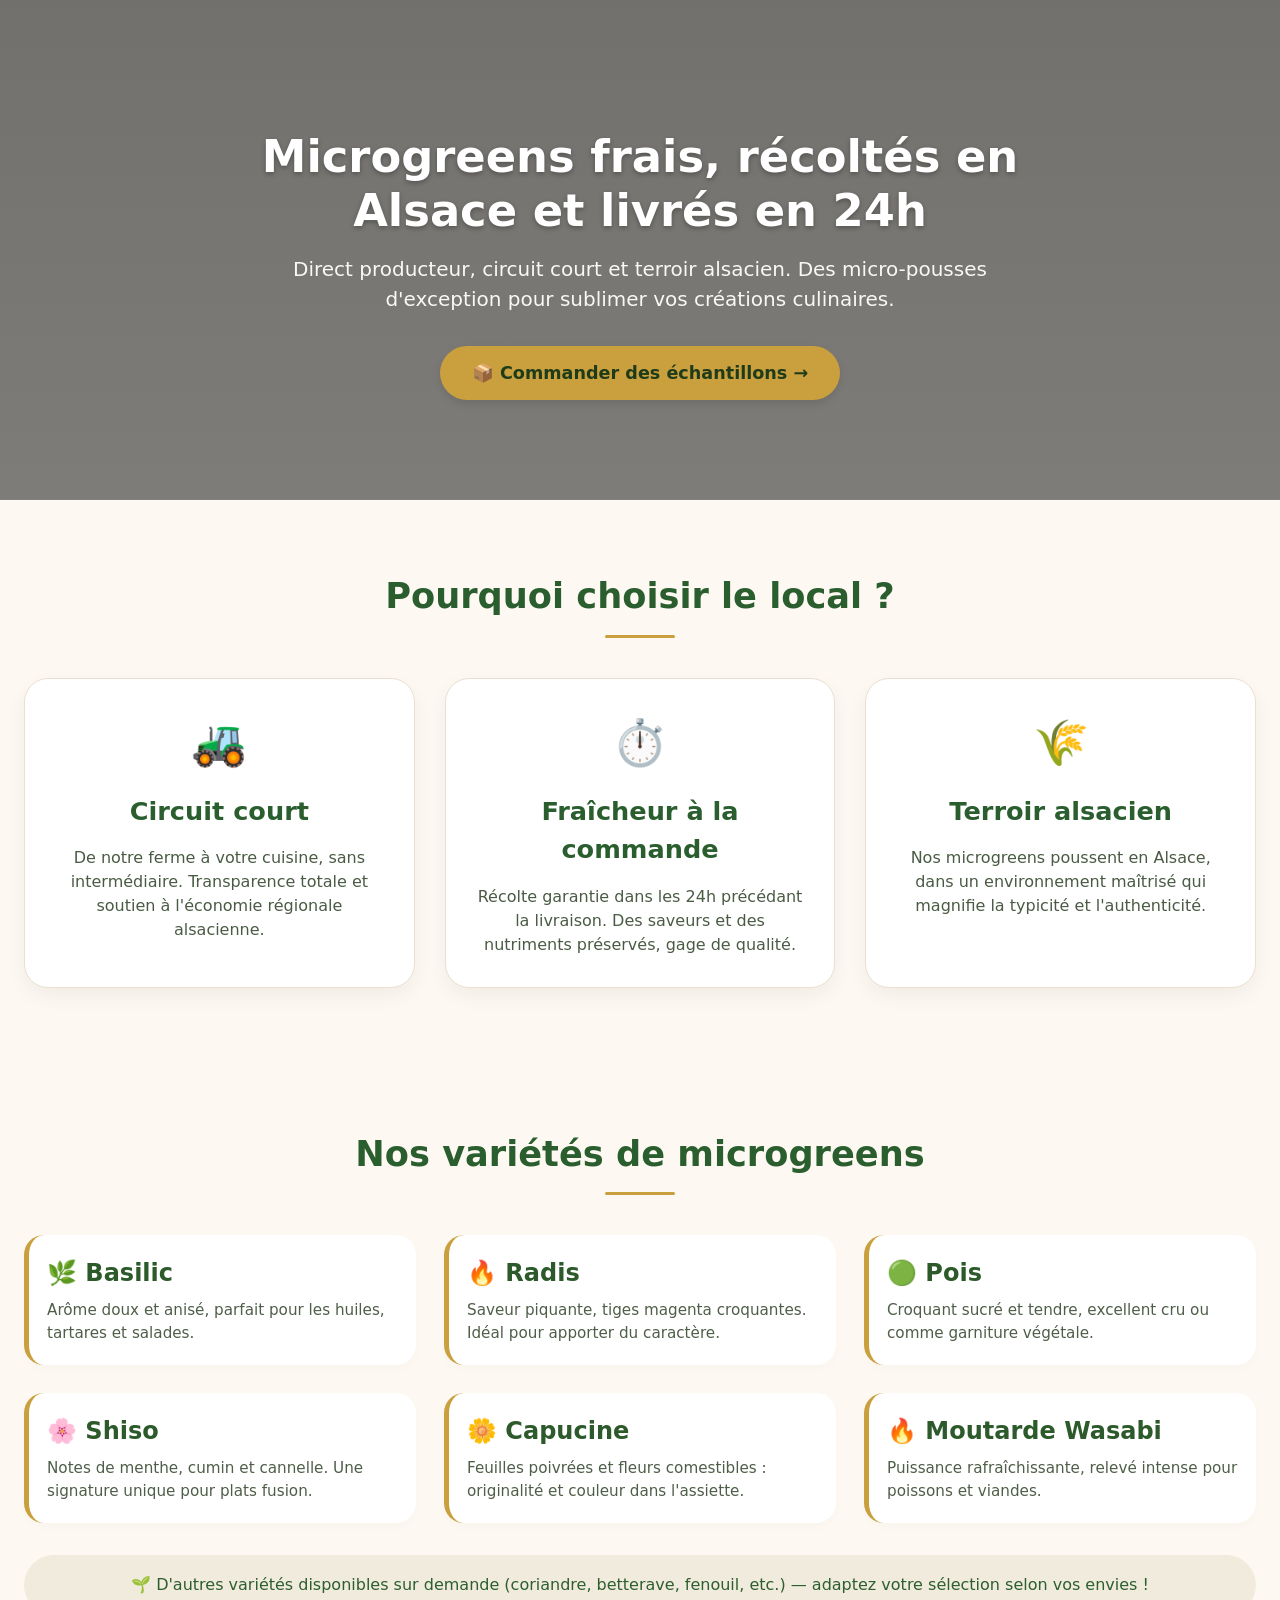
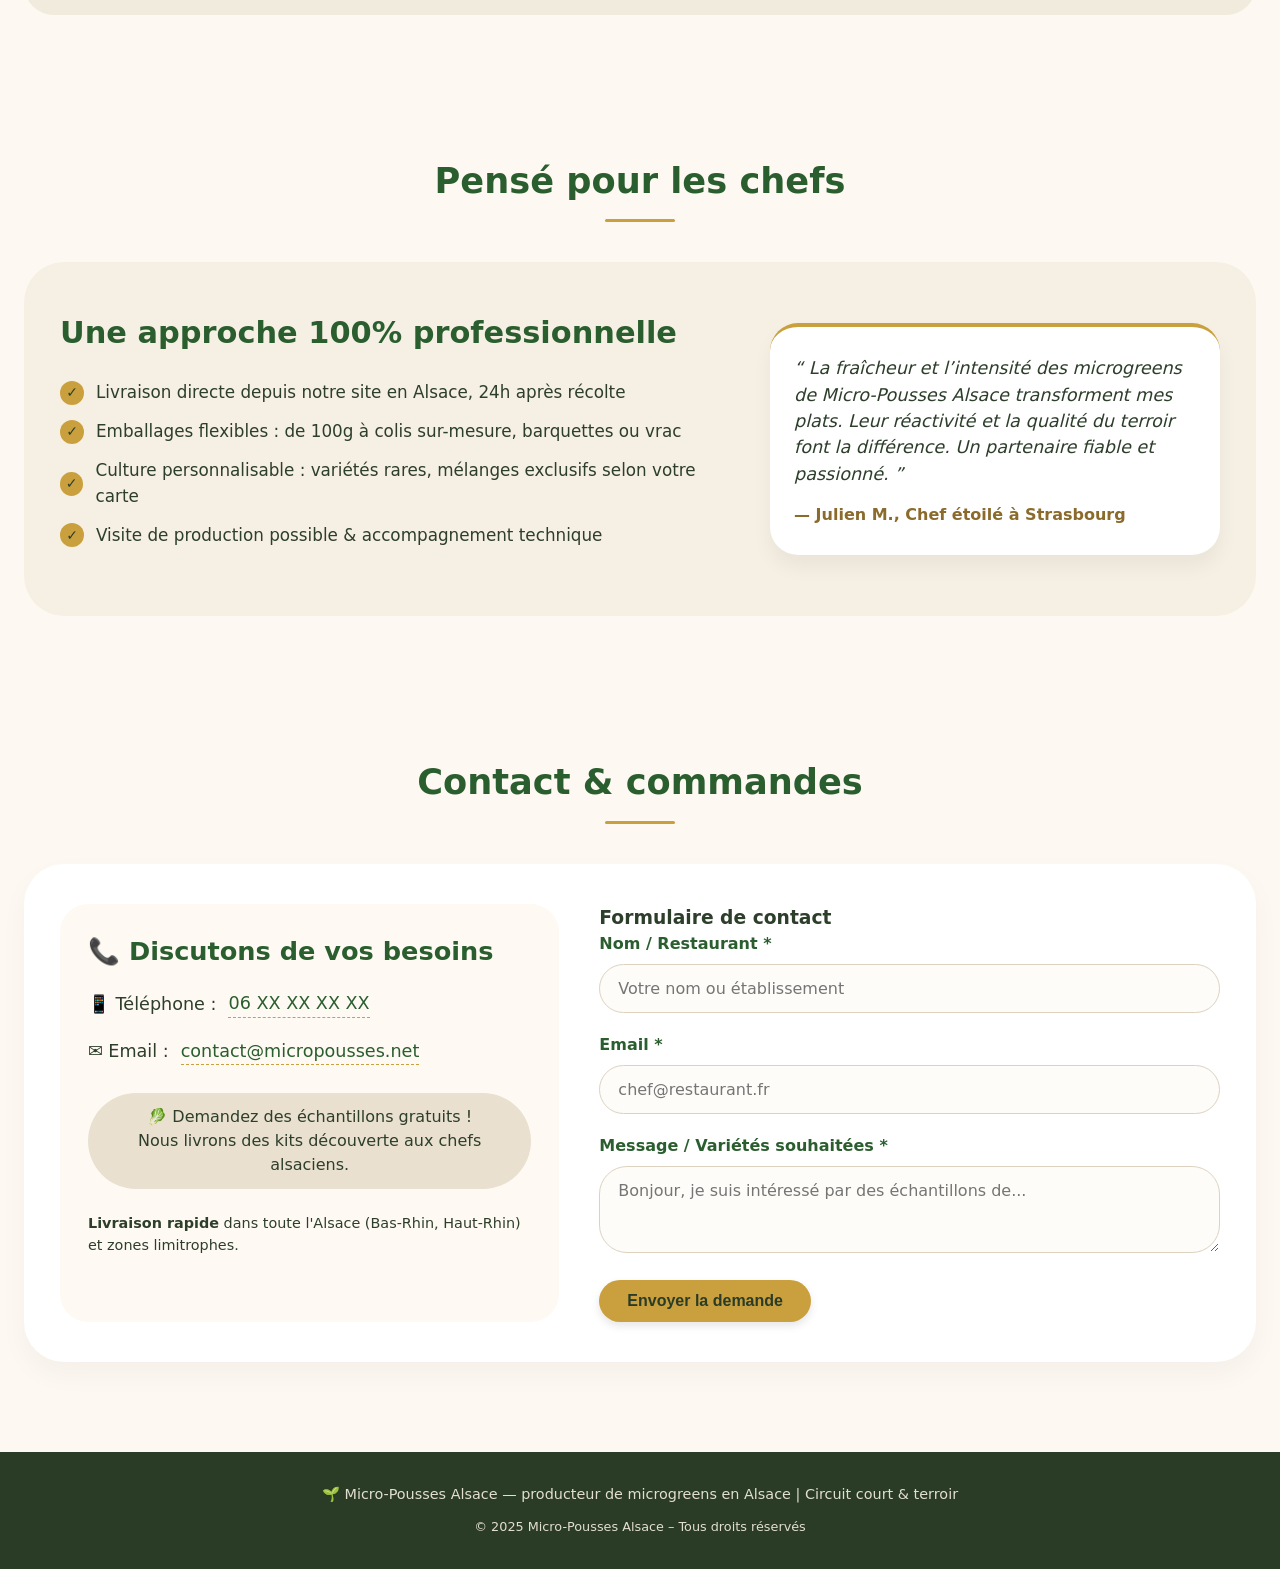
<file: pousses.html>
<!DOCTYPE html>
<html lang="fr">
<head>
  <meta charset="UTF-8">
  <meta name="viewport" content="width=device-width, initial-scale=1.0, viewport-fit=cover">
  <meta name="description" content="Micro-Pousses Alsace – microgreens frais, récoltés en Alsace et livrés en 24h aux restaurants. Circuit court, terroir, fraîcheur garantie.">
  <title>Micro-Pousses Alsace | Microgreens frais en Alsace</title>
  <style>
    * {
      margin: 0;
      padding: 0;
      box-sizing: border-box;
    }

    body {
      font-family: system-ui, -apple-system, 'Segoe UI', 'Roboto', 'Helvetica Neue', sans-serif;
      background-color: #FDF9F2;
      color: #2D3E2B;
      line-height: 1.5;
      scroll-behavior: smooth;
    }

    /* container principal */
    .container {
      max-width: 1280px;
      margin: 0 auto;
      padding: 0 24px;
    }

    /* Hero section */
    .hero {
      position: relative;
      background-image: linear-gradient(rgba(0, 0, 0, 0.55), rgba(0, 0, 0, 0.5)), url('https://images.unsplash.com/photo-1582284540020-8acbe03f4924?ixlib=rb-4.0.3&auto=format&fit=crop&w=1950&q=80');
      background-size: cover;
      background-position: center 30%;
      background-repeat: no-repeat;
      padding: 130px 0 100px;
      text-align: center;
      color: white;
    }

    .hero-content {
      max-width: 800px;
      margin: 0 auto;
    }

    .hero h1 {
      font-size: 2.8rem;
      font-weight: 700;
      line-height: 1.2;
      margin-bottom: 1rem;
      text-shadow: 0 2px 5px rgba(0,0,0,0.3);
    }

    .hero p {
      font-size: 1.25rem;
      margin-bottom: 2rem;
      opacity: 0.95;
    }

    .btn {
      display: inline-block;
      background-color: #C9A03D;
      color: #1F3B1A;
      font-weight: 600;
      padding: 14px 32px;
      border-radius: 40px;
      text-decoration: none;
      font-size: 1.1rem;
      transition: all 0.25s ease;
      border: none;
      cursor: pointer;
      box-shadow: 0 4px 8px rgba(0,0,0,0.1);
    }

    .btn:hover {
      background-color: #B8892C;
      transform: translateY(-2px);
      box-shadow: 0 6px 12px rgba(0,0,0,0.15);
      color: #1F3B1A;
    }

    /* sections communes */
    section {
      padding: 70px 0;
    }

    .section-title {
      font-size: 2.2rem;
      text-align: center;
      margin-bottom: 2.5rem;
      color: #2B5E2F;
      position: relative;
      font-weight: 600;
    }

    .section-title:after {
      content: '';
      display: block;
      width: 70px;
      height: 3px;
      background: #C9A03D;
      margin: 12px auto 0;
      border-radius: 3px;
    }

    /* cartes "why local" */
    .cards-grid {
      display: flex;
      flex-wrap: wrap;
      gap: 30px;
      justify-content: center;
      margin-top: 20px;
    }

    .card {
      background: white;
      border-radius: 24px;
      padding: 30px 24px;
      flex: 1 1 280px;
      box-shadow: 0 8px 20px rgba(0, 0, 0, 0.05);
      transition: transform 0.2s, box-shadow 0.2s;
      text-align: center;
      border: 1px solid #E9E0D0;
    }

    .card:hover {
      transform: translateY(-6px);
      box-shadow: 0 16px 28px rgba(0, 0, 0, 0.08);
    }

    .card-icon {
      font-size: 2.8rem;
      margin-bottom: 1rem;
    }

    .card h3 {
      font-size: 1.6rem;
      margin-bottom: 1rem;
      color: #2B5E2F;
    }

    .card p {
      color: #4A5B44;
    }

    /* variétés : grid produits */
    .varieties-grid {
      display: grid;
      grid-template-columns: repeat(auto-fill, minmax(290px, 1fr));
      gap: 28px;
      margin-bottom: 32px;
    }

    .variety-item {
      background: #FFFFFF;
      border-radius: 20px;
      padding: 20px 18px;
      transition: all 0.2s;
      border-left: 5px solid #C9A03D;
      box-shadow: 0 4px 10px rgba(0, 0, 0, 0.02);
    }

    .variety-item h4 {
      font-size: 1.5rem;
      margin-bottom: 0.5rem;
      color: #2C5A2A;
      font-weight: 600;
    }

    .variety-item p {
      color: #4F5E48;
      font-size: 0.95rem;
    }

    .note-varieties {
      background: #F1EBDD;
      padding: 18px;
      border-radius: 40px;
      text-align: center;
      font-weight: 500;
      margin-top: 10px;
      font-size: 1rem;
      color: #2C5E2E;
    }

    /* section For Chefs */
    .chefs-wrapper {
      background: #F6F0E4;
      border-radius: 40px;
      padding: 48px 36px;
      display: flex;
      flex-wrap: wrap;
      gap: 40px;
      justify-content: space-between;
      align-items: center;
    }

    .chefs-features {
      flex: 2;
      min-width: 240px;
    }

    .chefs-features h3 {
      font-size: 1.9rem;
      margin-bottom: 1.5rem;
      color: #2B5E2F;
    }

    .feature-list {
      list-style: none;
      margin: 20px 0;
    }

    .feature-list li {
      margin-bottom: 14px;
      font-size: 1.05rem;
      display: flex;
      align-items: center;
      gap: 12px;
    }

    .feature-list li::before {
      content: "✓";
      background: #C9A03D;
      color: #2D3E2B;
      font-weight: bold;
      width: 24px;
      height: 24px;
      border-radius: 50%;
      display: inline-flex;
      align-items: center;
      justify-content: center;
      font-size: 14px;
    }

    .testimonial {
      flex: 1.2;
      background: white;
      padding: 28px 24px;
      border-radius: 28px;
      font-style: italic;
      box-shadow: 0 12px 20px rgba(0,0,0,0.05);
      border-top: 4px solid #C9A03D;
    }

    .testimonial p {
      font-size: 1.1rem;
      color: #2D3E2B;
      margin-bottom: 16px;
    }

    .testimonial span {
      font-weight: 600;
      font-style: normal;
      display: block;
      color: #8B6B2C;
    }

    /* contact section */
    .contact-grid {
      display: flex;
      flex-wrap: wrap;
      gap: 40px;
      background: white;
      border-radius: 40px;
      padding: 40px 36px;
      box-shadow: 0 12px 28px rgba(0, 0, 0, 0.04);
    }

    .contact-info {
      flex: 1;
      background: #FEFAF3;
      padding: 28px;
      border-radius: 28px;
    }

    .contact-info h3 {
      font-size: 1.6rem;
      color: #2B5E2F;
      margin-bottom: 1.2rem;
    }

    .contact-detail {
      margin: 20px 0;
      font-size: 1.1rem;
      display: flex;
      align-items: center;
      gap: 12px;
    }

    .contact-detail a {
      color: #2B5E2F;
      text-decoration: none;
      font-weight: 500;
      border-bottom: 1px dashed #C9A03D;
    }

    .contact-detail a:hover {
      color: #C9A03D;
    }

    .sample-note {
      margin-top: 28px;
      background: #E9E0CF;
      padding: 12px 18px;
      border-radius: 60px;
      text-align: center;
      font-weight: 500;
    }

    .contact-form {
      flex: 1.4;
    }

    .form-group {
      margin-bottom: 20px;
    }

    .form-group label {
      display: block;
      margin-bottom: 8px;
      font-weight: 600;
      color: #2B5E2F;
    }

    .form-group input, .form-group textarea {
      width: 100%;
      padding: 14px 18px;
      border: 1px solid #DDD2C0;
      border-radius: 28px;
      font-family: inherit;
      font-size: 1rem;
      background: #FEFCF8;
      transition: 0.2s;
    }

    .form-group input:focus, .form-group textarea:focus {
      outline: none;
      border-color: #C9A03D;
      box-shadow: 0 0 0 2px rgba(201, 160, 61, 0.2);
    }

    button[type="submit"] {
      background-color: #2B5E2F;
      color: white;
      border: none;
      padding: 12px 28px;
      font-weight: 600;
      border-radius: 40px;
      cursor: pointer;
      font-size: 1rem;
      transition: 0.2s;
    }

    button[type="submit"]:hover {
      background-color: #1F471F;
      transform: scale(0.98);
    }

    .form-message {
      margin-top: 20px;
      padding: 12px;
      border-radius: 30px;
      background: #E8F0E5;
      color: #2C5E2E;
      text-align: center;
      font-weight: 500;
    }

    footer {
      background-color: #2A3B26;
      color: #E2DFCF;
      padding: 32px 0;
      text-align: center;
      margin-top: 20px;
    }

    footer p {
      margin: 0;
      font-size: 0.9rem;
    }

    @media (max-width: 800px) {
      .hero h1 {
        font-size: 2rem;
      }
      .section-title {
        font-size: 1.8rem;
      }
      .chefs-wrapper {
        flex-direction: column;
        padding: 32px 24px;
      }
      .contact-grid {
        flex-direction: column;
        padding: 28px;
      }
    }

    @media (max-width: 500px) {
      .container {
        padding: 0 18px;
      }
      .hero {
        padding: 90px 0;
      }
      .btn {
        padding: 10px 24px;
      }
    }
  </style>
</head>
<body>

<!-- HERO SECTION -->
<section class="hero">
  <div class="hero-content">
    <h1>Microgreens frais, récoltés en Alsace et livrés en 24h</h1>
    <p>Direct producteur, circuit court et terroir alsacien. Des micro-pousses d'exception pour sublimer vos créations culinaires.</p>
    <a href="#contact" class="btn">📦 Commander des échantillons →</a>
  </div>
</section>

<main>
  <!-- WHY LOCAL SECTION : 3 CARDS -->
  <div class="container">
    <section id="pourquoi-local">
      <h2 class="section-title">Pourquoi choisir le local ?</h2>
      <div class="cards-grid">
        <div class="card">
          <div class="card-icon">🚜</div>
          <h3>Circuit court</h3>
          <p>De notre ferme à votre cuisine, sans intermédiaire. Transparence totale et soutien à l'économie régionale alsacienne.</p>
        </div>
        <div class="card">
          <div class="card-icon">⏱️</div>
          <h3>Fraîcheur à la commande</h3>
          <p>Récolte garantie dans les 24h précédant la livraison. Des saveurs et des nutriments préservés, gage de qualité.</p>
        </div>
        <div class="card">
          <div class="card-icon">🌾</div>
          <h3>Terroir alsacien</h3>
          <p>Nos microgreens poussent en Alsace, dans un environnement maîtrisé qui magnifie la typicité et l'authenticité.</p>
        </div>
      </div>
    </section>

    <!-- VARIETIES SECTION : 6 variétés + note -->
    <section id="varietes">
      <h2 class="section-title">Nos variétés de microgreens</h2>
      <div class="varieties-grid">
        <div class="variety-item"><h4>🌿 Basilic</h4><p>Arôme doux et anisé, parfait pour les huiles, tartares et salades.</p></div>
        <div class="variety-item"><h4>🔥 Radis</h4><p>Saveur piquante, tiges magenta croquantes. Idéal pour apporter du caractère.</p></div>
        <div class="variety-item"><h4>🟢 Pois</h4><p>Croquant sucré et tendre, excellent cru ou comme garniture végétale.</p></div>
        <div class="variety-item"><h4>🌸 Shiso</h4><p>Notes de menthe, cumin et cannelle. Une signature unique pour plats fusion.</p></div>
        <div class="variety-item"><h4>🌼 Capucine</h4><p>Feuilles poivrées et fleurs comestibles : originalité et couleur dans l'assiette.</p></div>
        <div class="variety-item"><h4>🔥 Moutarde Wasabi</h4><p>Puissance rafraîchissante, relevé intense pour poissons et viandes.</p></div>
      </div>
      <div class="note-varieties">
        🌱 D'autres variétés disponibles sur demande (coriandre, betterave, fenouil, etc.) — adaptez votre sélection selon vos envies !
      </div>
    </section>

    <!-- FOR CHEFS SECTION -->
    <section id="for-chefs">
      <h2 class="section-title">Pensé pour les chefs</h2>
      <div class="chefs-wrapper">
        <div class="chefs-features">
          <h3>Une approche 100% professionnelle</h3>
          <ul class="feature-list">
            <li>Livraison directe depuis notre site en Alsace, 24h après récolte</li>
            <li>Emballages flexibles : de 100g à colis sur-mesure, barquettes ou vrac</li>
            <li>Culture personnalisable : variétés rares, mélanges exclusifs selon votre carte</li>
            <li>Visite de production possible & accompagnement technique</li>
          </ul>
        </div>
        <div class="testimonial">
          <p>“ La fraîcheur et l’intensité des microgreens de Micro-Pousses Alsace transforment mes plats. Leur réactivité et la qualité du terroir font la différence. Un partenaire fiable et passionné. ”</p>
          <span>— Julien M., Chef étoilé à Strasbourg</span>
        </div>
      </div>
    </section>

    <!-- CONTACT SECTION + FORM SIMULATION -->
    <section id="contact">
      <h2 class="section-title">Contact & commandes</h2>
      <div class="contact-grid">
        <div class="contact-info">
          <h3>📞 Discutons de vos besoins</h3>
          <div class="contact-detail">
            📱 Téléphone : <a href="tel:+336XXXXXXXX">06 XX XX XX XX</a>
          </div>
          <div class="contact-detail">
            ✉️ Email : <a href="mailto:contact@micropousses.net">contact@micropousses.net</a>
          </div>
          <div class="sample-note">
            🥬 Demandez des échantillons gratuits !<br>
            Nous livrons des kits découverte aux chefs alsaciens.
          </div>
          <p style="margin-top: 24px; font-size: 0.9rem;"><strong>Livraison rapide</strong> dans toute l'Alsace (Bas-Rhin, Haut-Rhin) et zones limitrophes.</p>
        </div>

        <div class="contact-form">
          <h3>Formulaire de contact</h3>
          <form id="simulate-contact-form">
            <div class="form-group">
              <label for="name">Nom / Restaurant *</label>
              <input type="text" id="name" name="name" placeholder="Votre nom ou établissement" required>
            </div>
            <div class="form-group">
              <label for="email">Email *</label>
              <input type="email" id="email" name="email" placeholder="chef@restaurant.fr" required>
            </div>
            <div class="form-group">
              <label for="message">Message / Variétés souhaitées *</label>
              <textarea id="message" name="message" rows="3" placeholder="Bonjour, je suis intéressé par des échantillons de..."></textarea>
            </div>
            <button type="submit" class="btn" style="background:#C9A03D; color:#2A3B26;">Envoyer la demande</button>
            <div id="form-status" class="form-message" style="display: none;"></div>
          </form>
        </div>
      </div>
    </section>
  </div>
</main>

<footer>
  <div class="container">
    <p>🌱 Micro-Pousses Alsace — producteur de microgreens en Alsace | Circuit court & terroir</p>
    <p style="margin-top: 12px; font-size: 0.8rem;">© 2025 Micro-Pousses Alsace – Tous droits réservés</p>
  </div>
</footer>

<!-- SIMPLE JS : FORM SIMULATION + SMOOTH SCROLL (already via CSS, but for safety) -->
<script>
  (function() {
    // formulaire simulation
    const form = document.getElementById('simulate-contact-form');
    const statusDiv = document.getElementById('form-status');
    
    if (form) {
      form.addEventListener('submit', function(e) {
        e.preventDefault();
        
        // récupération champs
        const nameInput = document.getElementById('name');
        const emailInput = document.getElementById('email');
        const messageInput = document.getElementById('message');
        
        let isValid = true;
        if (!nameInput.value.trim()) isValid = false;
        if (!emailInput.value.trim() || !emailInput.value.includes('@')) isValid = false;
        if (!messageInput.value.trim()) isValid = false;
        
        if (!isValid) {
          statusDiv.style.display = 'block';
          statusDiv.style.backgroundColor = '#FCE4D6';
          statusDiv.style.color = '#A52A1A';
          statusDiv.innerHTML = '⚠️ Merci de remplir tous les champs (nom, email valide, message).';
          setTimeout(() => {
            statusDiv.style.display = 'none';
          }, 3000);
          return;
        }
        
        // simulation succès
        statusDiv.style.display = 'block';
        statusDiv.style.backgroundColor = '#E0F2E3';
        statusDiv.style.color = '#1E5A2F';
        statusDiv.innerHTML = '✅ Message envoyé (simulation). Merci ! Nous vous répondrons sous 24h pour organiser une livraison d’échantillons.';
        
        // reset du formulaire
        form.reset();
        
        // disparition auto après 5 sec
        setTimeout(() => {
          statusDiv.style.display = 'none';
        }, 5000);
      });
    }
    
    // option supplémentaire pour que le lien du hero fonctionne proprement (smooth scroll natif déjà)
    // gestion manuelle pour les vieux navigateurs (optionnel)
    const ctaButton = document.querySelector('.hero .btn');
    if (ctaButton) {
      ctaButton.addEventListener('click', function(e) {
        e.preventDefault();
        const target = document.getElementById('contact');
        if (target) {
          target.scrollIntoView({ behavior: 'smooth', block: 'start' });
        }
      });
    }
    
    // Ajout d'un comportement pour tous les ancres internes éventuelles
    document.querySelectorAll('a[href^="#"]').forEach(anchor => {
      anchor.addEventListener('click', function(e) {
        const hash = this.getAttribute('href');
        if (hash === "#" || hash === "") return;
        const targetElem = document.querySelector(hash);
        if (targetElem) {
          e.preventDefault();
          targetElem.scrollIntoView({ behavior: 'smooth', block: 'start' });
        }
      });
    });
  })();
</script>

<!-- ========================================= -->
<!-- ==== INSTRUCTIONS POUR GITHUB PAGES & DOMAINE PERSONNALISÉ ==== -->
<!-- 
  COMMENT METTRE EN LIGNE SUR GITHUB PAGES :
  1. Créez un nouveau repository sur GitHub (public).
  2. Nommez-le par exemple "micropousses-alsace" (ou "nomdutilisateur.github.io" si vous voulez un site principal).
  3. Téléchargez le fichier index.html (ce code complet) dans le dépôt.
  4. Allez dans Settings > Pages (section "Code and automation").
  5. Source : "Deploy from a branch", choisissez "main" (ou "master") et dossier "/ (root)".
  6. Cliquez sur Save. Après quelques minutes, votre site sera publié sur https://votreutilisateur.github.io/nom-du-repo/
  7. Pour un domaine personnalisé (micropousses.net) :
     - Achetez le domaine micropousses.net chez un registrar.
     - Dans GitHub Pages, dans la section "Custom domain", ajoutez "micropousses.net".
     - Configurez les enregistrements DNS chez votre registrar :
        * Un enregistrement A pointant vers les IP de GitHub : 185.199.108.153, 185.199.109.153, 185.199.110.153, 185.199.111.153
        * OU un enregistrement CNAME : www.micropousses.net pointant vers votre nom d'utilisateur.github.io.
     - Patientez quelques minutes pour la propagation.
  8. Pour Netlify : glissez-déposez le dossier contenant index.html sur Netlify Drop, liez votre domaine facilement.
  
  Note : Vous pouvez remplacer l'URL de l'image hero (unsplash) par votre propre photo plus tard.
-->
<!-- ========================================= -->
</body>
</html>
</file>
